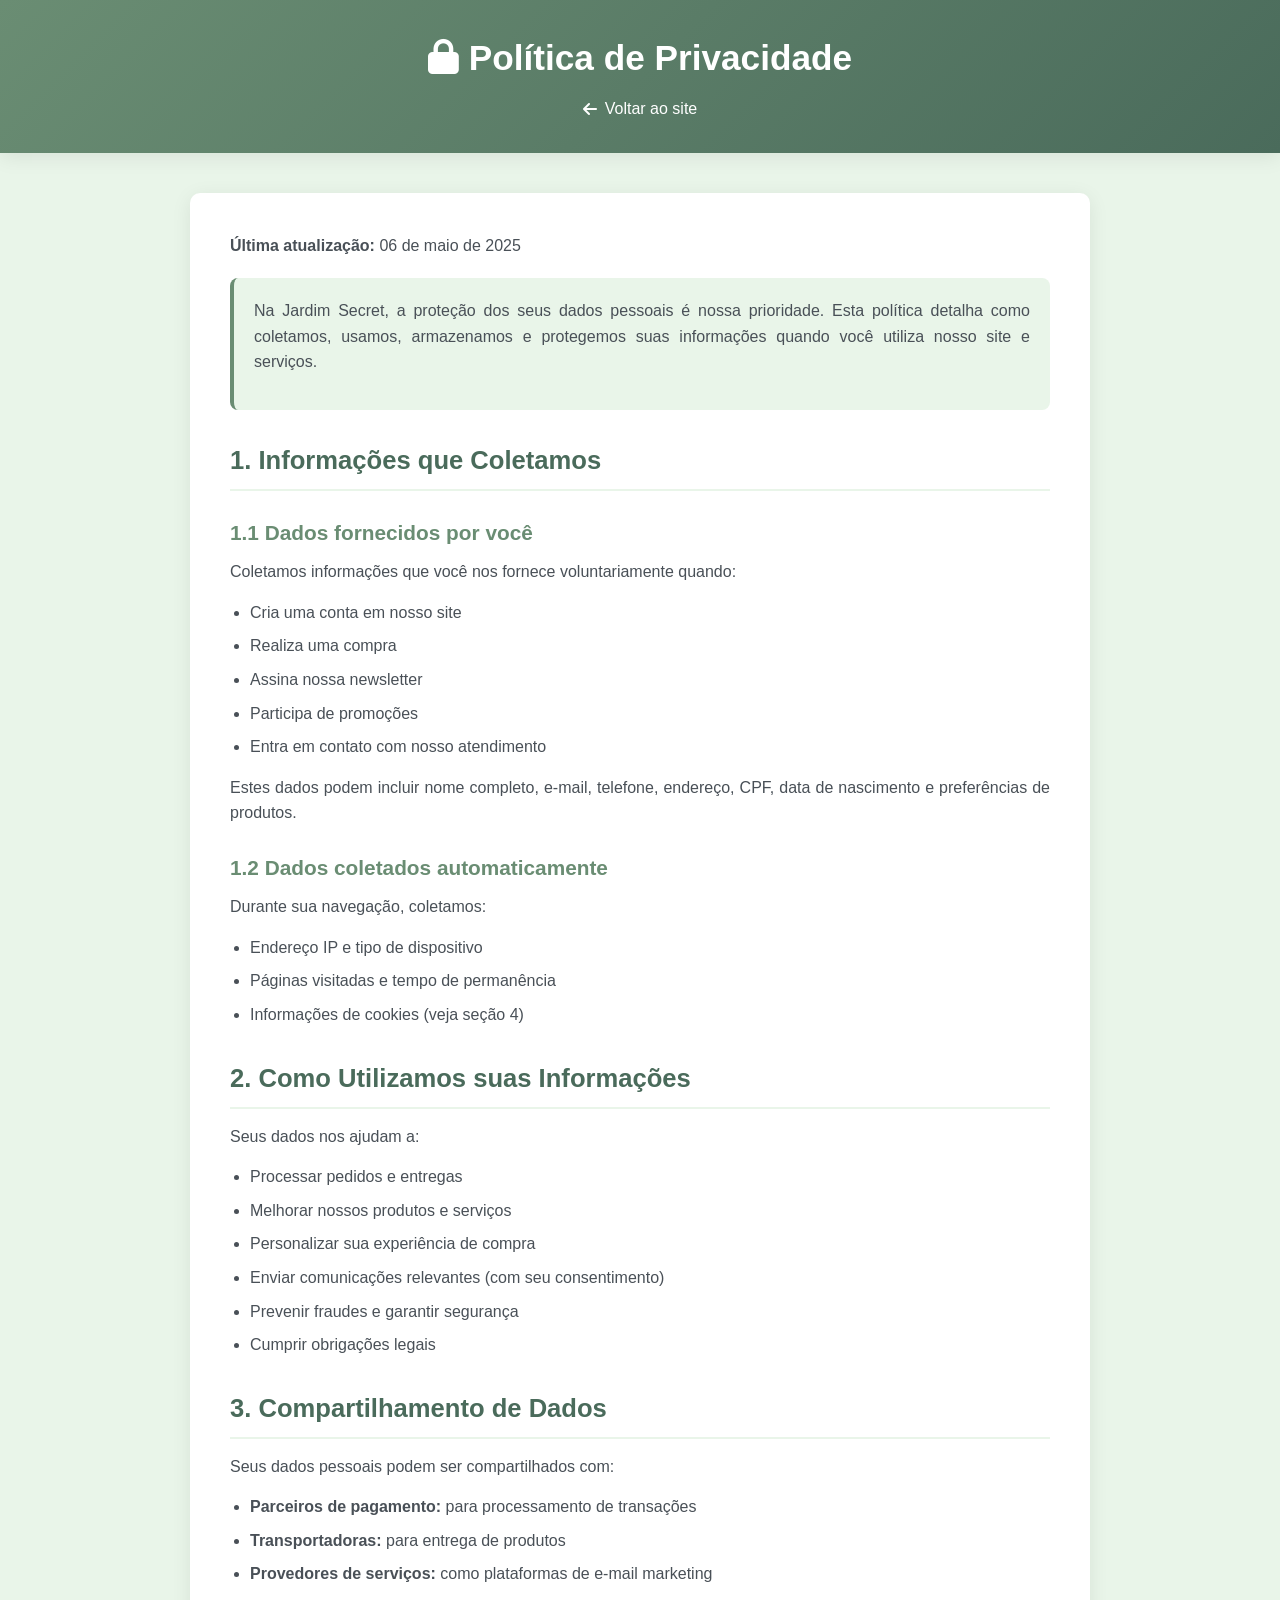
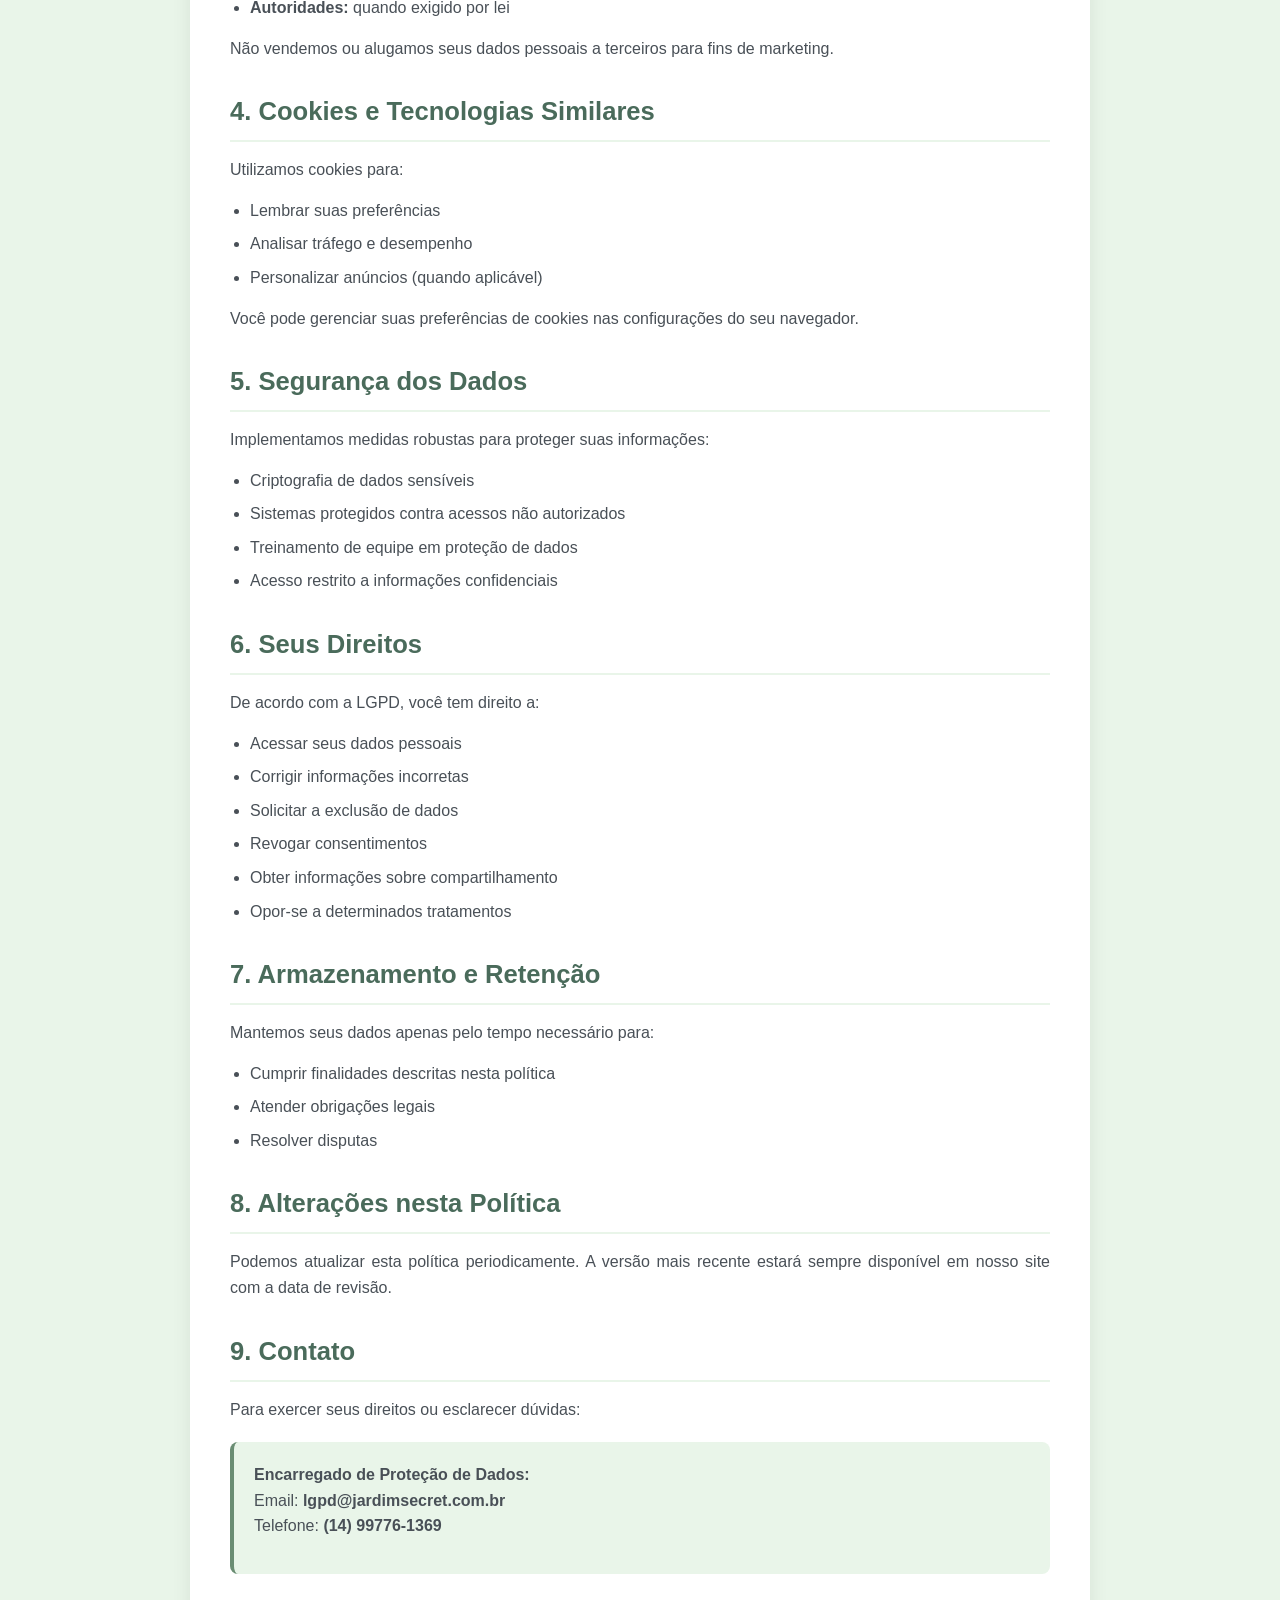
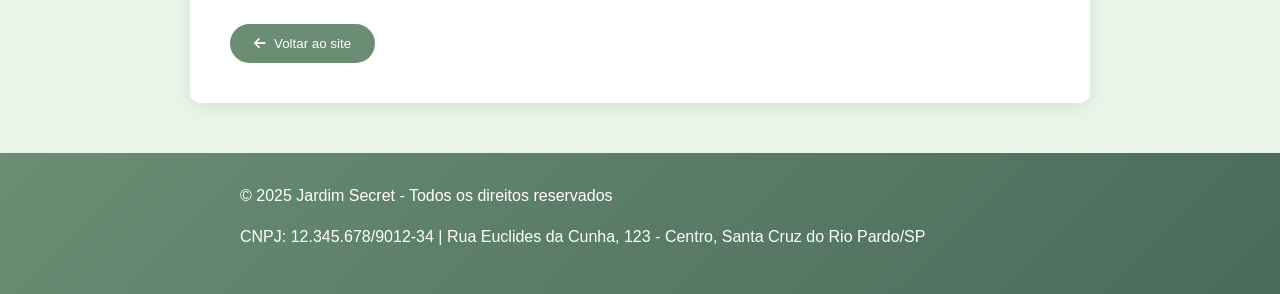
<file: termos/politica.html>
<!DOCTYPE html>
<html lang="pt-BR">
<head>
    <meta charset="UTF-8">
    <meta name="viewport" content="width=device-width, initial-scale=1.0">
    <title>Política de Privacidade | Jardim Secret</title>
    <link href="https://cdnjs.cloudflare.com/ajax/libs/font-awesome/6.4.0/css/all.min.css" rel="stylesheet">
    <style>
        :root {
            --verde-primario: #6a8d73;
            --verde-secundario: #4a6b5b;
            --verde-claro: #e9f5e9;
            --branco: #ffffff;
            --cinza-claro: #f8f9fa;
            --cinza-medio: #e9ecef;
            --cinza-escuro: #495057;
            --destaque: #7b4c58;
            --sombra: 0 4px 20px rgba(0, 0, 0, 0.08);
            --transicao: all 0.3s ease;
        }

        * {
            margin: 0;
            padding: 0;
            box-sizing: border-box;
        }

        body {
            font-family: 'Segoe UI', Tahoma, Geneva, Verdana, sans-serif;
            background-color: var(--verde-claro);
            color: var(--cinza-escuro);
            line-height: 1.6;
        }

        header {
            background: linear-gradient(135deg, var(--verde-primario), var(--verde-secundario));
            color: var(--branco);
            padding: 30px 10%;
            text-align: center;
            box-shadow: var(--sombra);
        }

        header h1 {
            font-size: 2.2rem;
            margin-bottom: 10px;
        }

        header a {
            color: var(--branco);
            text-decoration: none;
            font-weight: 500;
            display: inline-flex;
            align-items: center;
            gap: 8px;
            transition: var(--transicao);
        }

        header a:hover {
            color: var(--verde-claro);
            transform: translateX(-3px);
        }

        .container {
            max-width: 900px;
            margin: 40px auto;
            padding: 0 20px;
            background: var(--branco);
            border-radius: 10px;
            box-shadow: var(--sombra);
            padding: 40px;
        }

        h2 {
            color: var(--verde-secundario);
            margin: 30px 0 15px;
            font-size: 1.6rem;
            border-bottom: 2px solid var(--verde-claro);
            padding-bottom: 8px;
        }

        h3 {
            color: var(--verde-primario);
            margin: 25px 0 10px;
            font-size: 1.3rem;
        }

        p, ul {
            margin-bottom: 15px;
            text-align: justify;
        }

        ul {
            padding-left: 20px;
        }

        li {
            margin-bottom: 8px;
        }

        .highlight {
            background-color: var(--verde-claro);
            padding: 20px;
            border-radius: 8px;
            margin: 20px 0;
            border-left: 4px solid var(--verde-primario);
        }

        .back-btn {
            display: inline-flex;
            align-items: center;
            gap: 8px;
            margin-top: 30px;
            padding: 12px 24px;
            background: var(--verde-primario);
            color: var(--branco);
            border-radius: 30px;
            text-decoration: none;
            font-weight: 500;
            transition: var(--transicao);
            border: none;
            cursor: pointer;
        }

        .back-btn:hover {
            background: var(--verde-secundario);
            transform: translateY(-2px);
            box-shadow: 0 4px 12px rgba(106, 141, 115, 0.3);
        }

        footer {
            background: linear-gradient(135deg, var(--verde-primario), var(--verde-secundario));
            color: var(--branco);
            text-align: center;
            padding: 30px 10%;
            margin-top: 50px;
        }

        .footer-content {
            max-width: 800px;
            margin: 0 auto;
        }

        @media (max-width: 768px) {
            .container {
                padding: 30px 20px;
                margin: 20px 10px;
            }
            
            header h1 {
                font-size: 1.8rem;
            }
        }
    </style>
</head>
<body>
    <header>
        <h1><i class="fas fa-lock"></i> Política de Privacidade</h1>
        <a href="index.html"><i class="fas fa-arrow-left"></i> Voltar ao site</a>
    </header>

    <div class="container">
        <p><strong>Última atualização:</strong> 06 de maio de 2025</p>

        <div class="highlight">
            <p>Na Jardim Secret, a proteção dos seus dados pessoais é nossa prioridade. Esta política detalha como coletamos, usamos, armazenamos e protegemos suas informações quando você utiliza nosso site e serviços.</p>
        </div>

        <h2>1. Informações que Coletamos</h2>
        <h3>1.1 Dados fornecidos por você</h3>
        <p>Coletamos informações que você nos fornece voluntariamente quando:</p>
        <ul>
            <li>Cria uma conta em nosso site</li>
            <li>Realiza uma compra</li>
            <li>Assina nossa newsletter</li>
            <li>Participa de promoções</li>
            <li>Entra em contato com nosso atendimento</li>
        </ul>
        <p>Estes dados podem incluir nome completo, e-mail, telefone, endereço, CPF, data de nascimento e preferências de produtos.</p>

        <h3>1.2 Dados coletados automaticamente</h3>
        <p>Durante sua navegação, coletamos:</p>
        <ul>
            <li>Endereço IP e tipo de dispositivo</li>
            <li>Páginas visitadas e tempo de permanência</li>
            <li>Informações de cookies (veja seção 4)</li>
        </ul>

        <h2>2. Como Utilizamos suas Informações</h2>
        <p>Seus dados nos ajudam a:</p>
        <ul>
            <li>Processar pedidos e entregas</li>
            <li>Melhorar nossos produtos e serviços</li>
            <li>Personalizar sua experiência de compra</li>
            <li>Enviar comunicações relevantes (com seu consentimento)</li>
            <li>Prevenir fraudes e garantir segurança</li>
            <li>Cumprir obrigações legais</li>
        </ul>

        <h2>3. Compartilhamento de Dados</h2>
        <p>Seus dados pessoais podem ser compartilhados com:</p>
        <ul>
            <li><strong>Parceiros de pagamento:</strong> para processamento de transações</li>
            <li><strong>Transportadoras:</strong> para entrega de produtos</li>
            <li><strong>Provedores de serviços:</strong> como plataformas de e-mail marketing</li>
            <li><strong>Autoridades:</strong> quando exigido por lei</li>
        </ul>
        <p>Não vendemos ou alugamos seus dados pessoais a terceiros para fins de marketing.</p>

        <h2>4. Cookies e Tecnologias Similares</h2>
        <p>Utilizamos cookies para:</p>
        <ul>
            <li>Lembrar suas preferências</li>
            <li>Analisar tráfego e desempenho</li>
            <li>Personalizar anúncios (quando aplicável)</li>
        </ul>
        <p>Você pode gerenciar suas preferências de cookies nas configurações do seu navegador.</p>

        <h2>5. Segurança dos Dados</h2>
        <p>Implementamos medidas robustas para proteger suas informações:</p>
        <ul>
            <li>Criptografia de dados sensíveis</li>
            <li>Sistemas protegidos contra acessos não autorizados</li>
            <li>Treinamento de equipe em proteção de dados</li>
            <li>Acesso restrito a informações confidenciais</li>
        </ul>

        <h2>6. Seus Direitos</h2>
        <p>De acordo com a LGPD, você tem direito a:</p>
        <ul>
            <li>Acessar seus dados pessoais</li>
            <li>Corrigir informações incorretas</li>
            <li>Solicitar a exclusão de dados</li>
            <li>Revogar consentimentos</li>
            <li>Obter informações sobre compartilhamento</li>
            <li>Opor-se a determinados tratamentos</li>
        </ul>

        <h2>7. Armazenamento e Retenção</h2>
        <p>Mantemos seus dados apenas pelo tempo necessário para:</p>
        <ul>
            <li>Cumprir finalidades descritas nesta política</li>
            <li>Atender obrigações legais</li>
            <li>Resolver disputas</li>
        </ul>

        <h2>8. Alterações nesta Política</h2>
        <p>Podemos atualizar esta política periodicamente. A versão mais recente estará sempre disponível em nosso site com a data de revisão.</p>

        <h2>9. Contato</h2>
        <p>Para exercer seus direitos ou esclarecer dúvidas:</p>
        <div class="highlight">
            <p><strong>Encarregado de Proteção de Dados:</strong><br>
            Email: <strong>lgpd@jardimsecret.com.br</strong><br>
            Telefone: <strong>(14) 99776-1369</strong></p>
        </div>

        <button class="back-btn" onclick="history.back()">
            <i class="fas fa-arrow-left"></i> Voltar ao site
        </button>
    </div>

    <footer>
        <div class="footer-content">
            <p>© 2025 Jardim Secret - Todos os direitos reservados</p>
            <p>CNPJ: 12.345.678/9012-34 | Rua Euclides da Cunha, 123 - Centro, Santa Cruz do Rio Pardo/SP</p>
        </div>
    </footer>
</body>
</html>
</file>
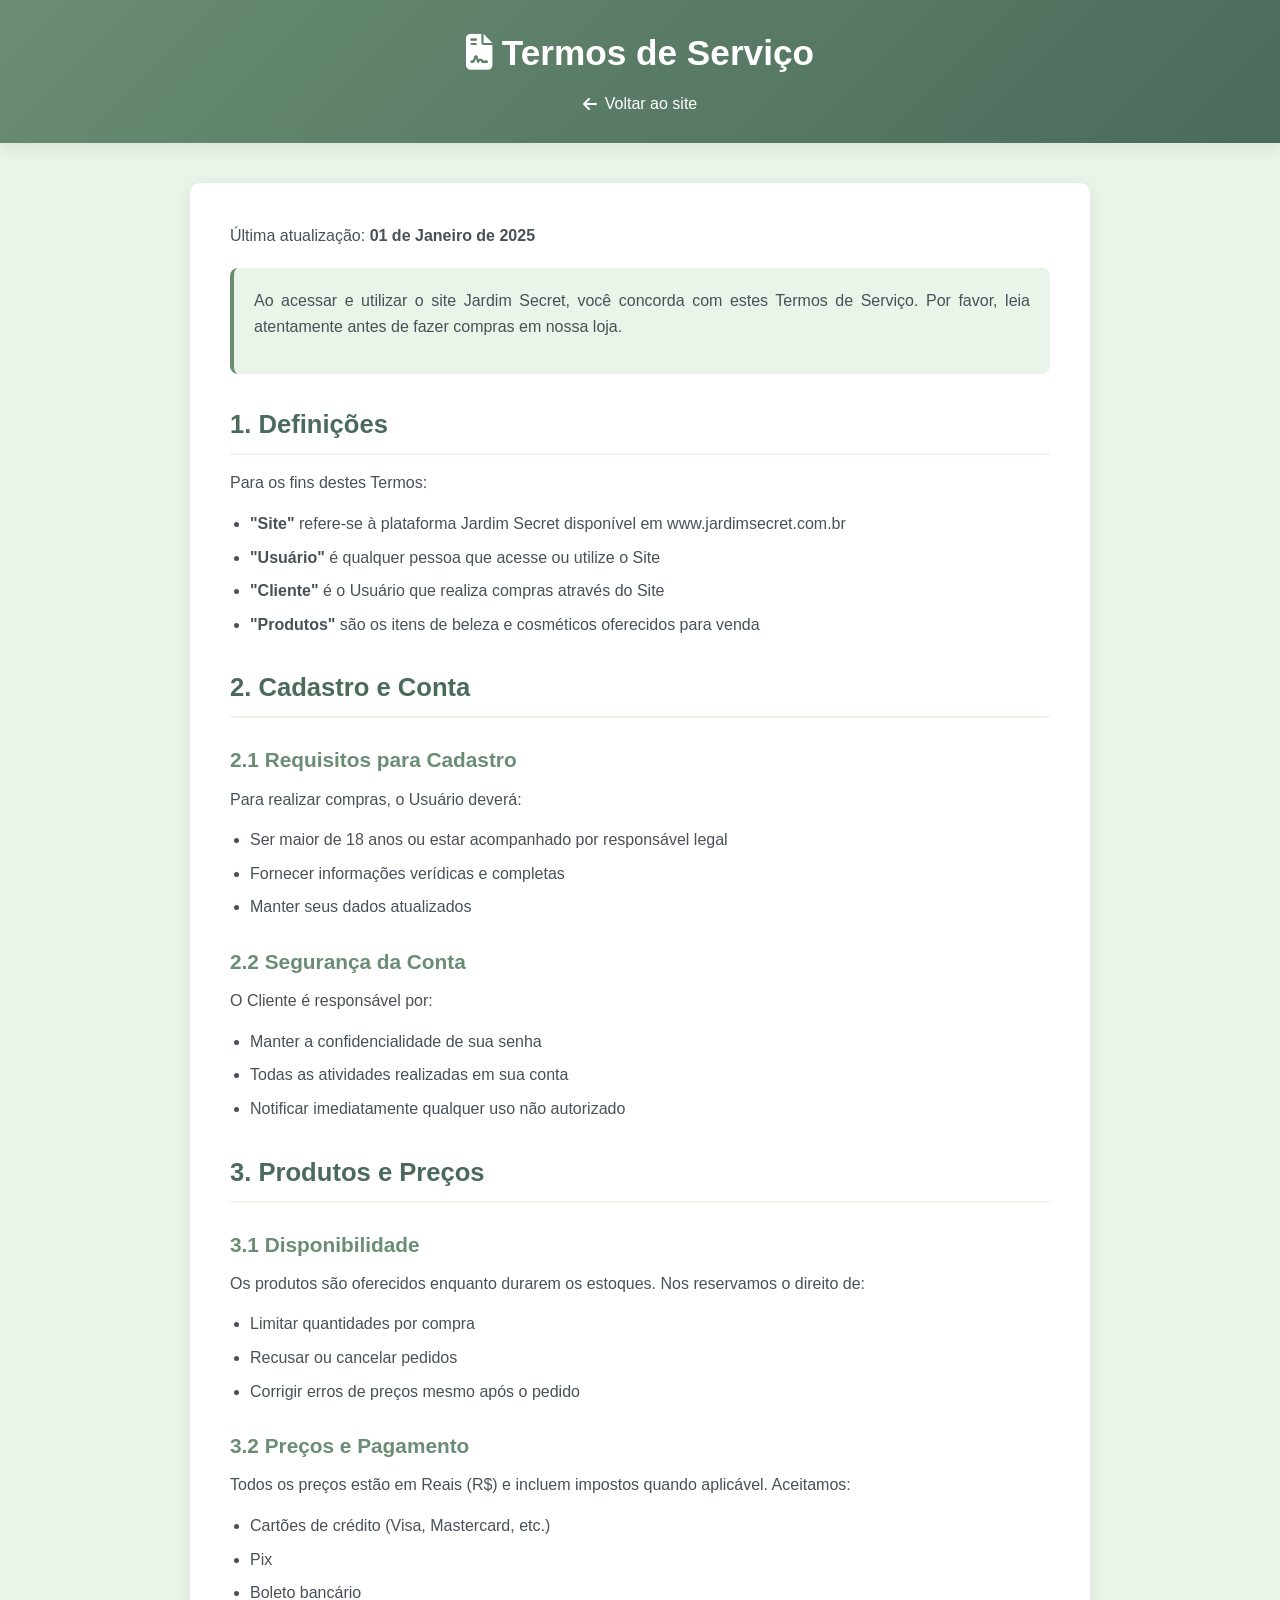
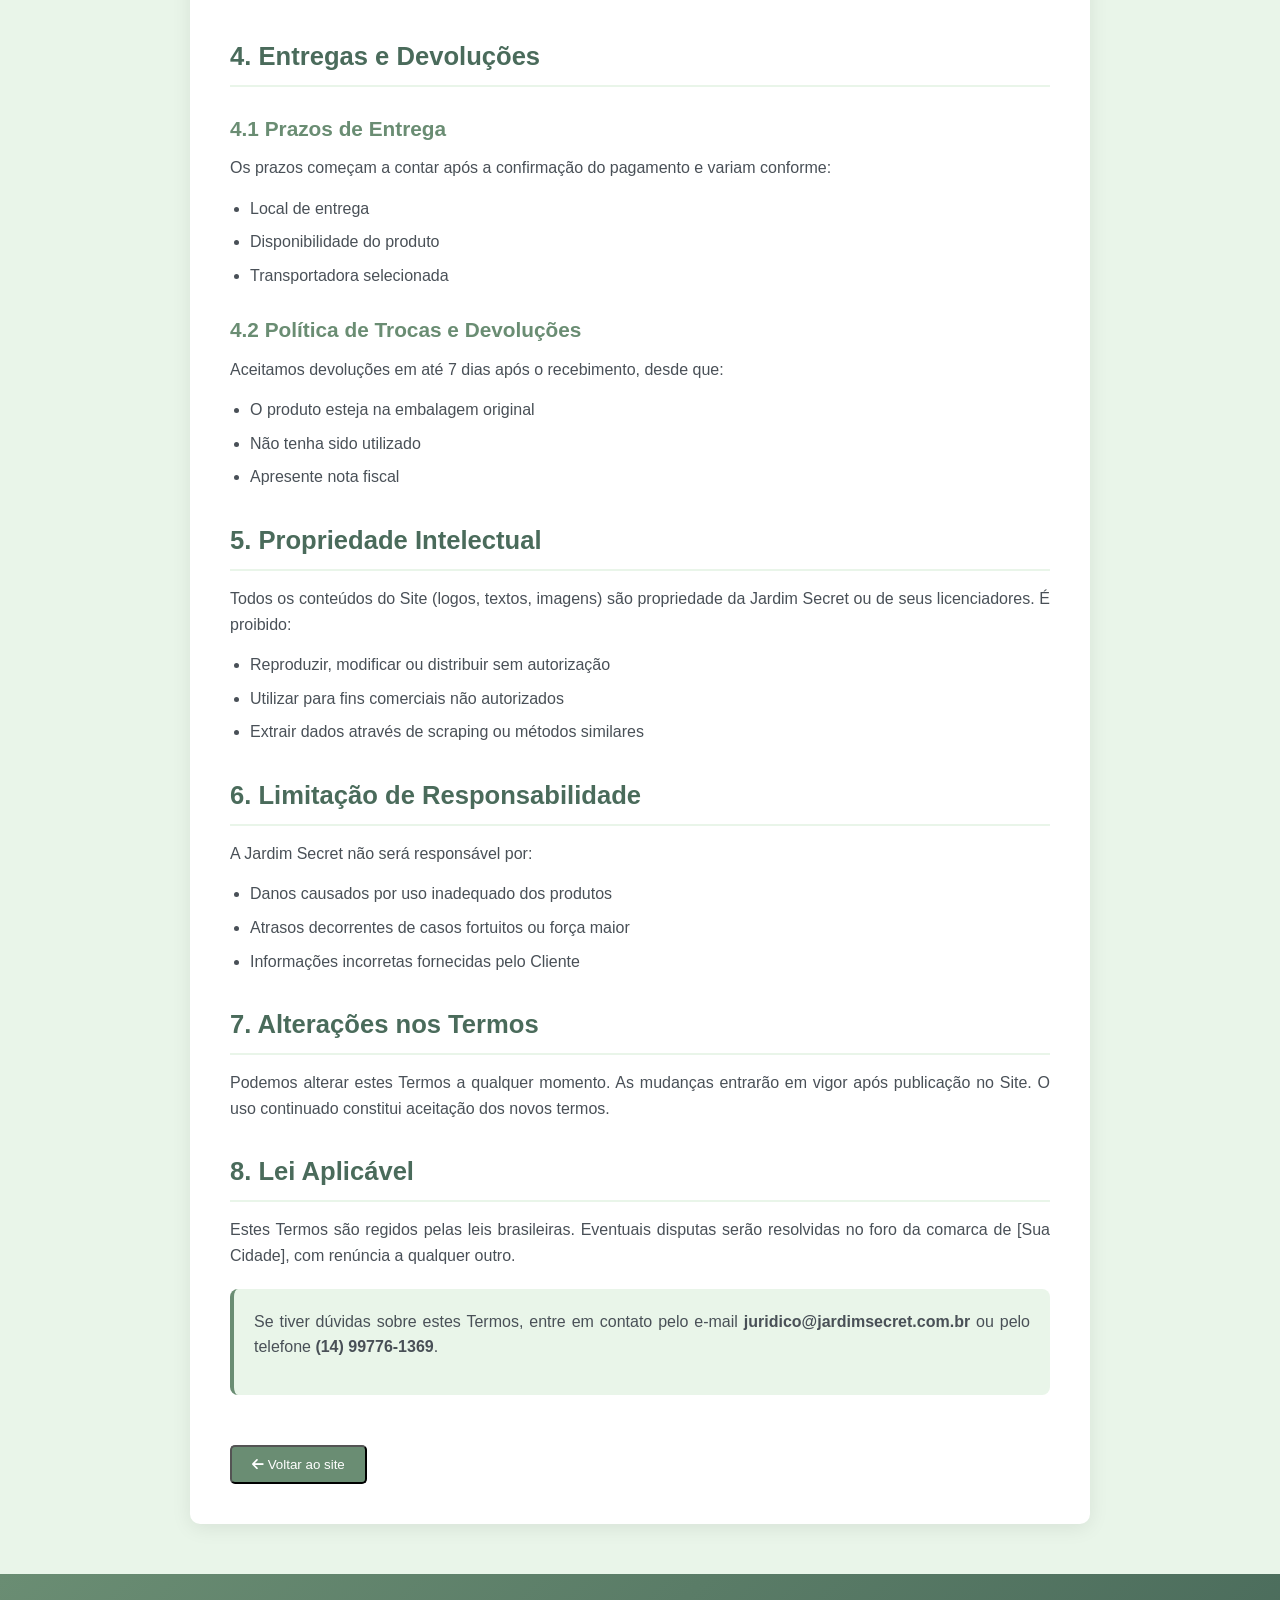
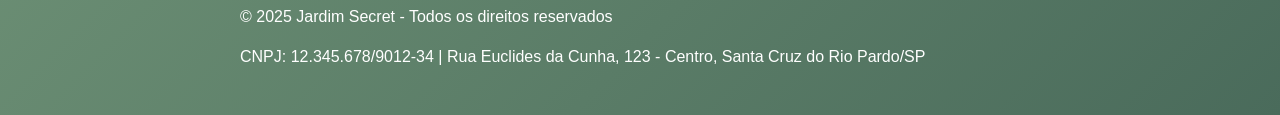
<file: termos/termos.html>
<!DOCTYPE html>
<html lang="pt-BR">
<head>
    <meta charset="UTF-8">
    <meta name="viewport" content="width=device-width, initial-scale=1.0">
    <title>Termos de Serviço | Jardim Secret</title>
    <link href="https://cdnjs.cloudflare.com/ajax/libs/font-awesome/6.4.0/css/all.min.css" rel="stylesheet">
    <style>
        :root {
            --verde-primario: #6a8d73;
            --verde-secundario: #4a6b5b;
            --verde-claro: #e9f5e9;
            --branco: #ffffff;
            --cinza-claro: #f8f9fa;
            --cinza-medio: #e9ecef;
            --cinza-escuro: #495057;
            --sombra: 0 4px 20px rgba(0, 0, 0, 0.08);
            --transicao: all 0.3s ease;
        }

        * {
            margin: 0;
            padding: 0;
            box-sizing: border-box;
        }

        body {
            font-family: 'Segoe UI', Tahoma, Geneva, Verdana, sans-serif;
            background-color: var(--verde-claro);
            color: var(--cinza-escuro);
            line-height: 1.6;
        }

        header {
            background: linear-gradient(135deg, var(--verde-primario), var(--verde-secundario));
            color: var(--branco);
            padding: 25px 10%;
            box-shadow: var(--sombra);
            text-align: center;
        }

        header h1 {
            font-size: 2.2rem;
            margin-bottom: 10px;
        }

        header a {
            color: var(--branco);
            text-decoration: none;
            font-weight: 500;
            display: inline-flex;
            align-items: center;
            gap: 8px;
            transition: var(--transicao);
        }

        header a:hover {
            color: var(--verde-claro);
            transform: translateX(-3px);
        }

        .container {
            max-width: 900px;
            margin: 40px auto;
            padding: 0 20px;
            background: var(--branco);
            border-radius: 10px;
            box-shadow: var(--sombra);
            padding: 40px;
        }

        h2 {
            color: var(--verde-secundario);
            margin: 30px 0 15px;
            font-size: 1.6rem;
            border-bottom: 2px solid var(--verde-claro);
            padding-bottom: 8px;
        }

        h3 {
            color: var(--verde-primario);
            margin: 25px 0 10px;
            font-size: 1.3rem;
        }

        p, ul {
            margin-bottom: 15px;
            text-align: justify;
        }

        ul {
            padding-left: 20px;
        }

        li {
            margin-bottom: 8px;
        }

        .highlight {
            background-color: var(--verde-claro);
            padding: 20px;
            border-radius: 8px;
            margin: 20px 0;
            border-left: 4px solid var(--verde-primario);
        }

        .back-btn {
            display: inline-block;
            margin-top: 30px;
            padding: 10px 20px;
            background: var(--verde-primario);
            color: var(--branco);
            border-radius: 5px;
            text-decoration: none;
            transition: var(--transicao);
        }

        .back-btn:hover {
            background: var(--verde-secundario);
            transform: translateY(-2px);
        }

        footer {
            background: linear-gradient(135deg, var(--verde-primario), var(--verde-secundario));
            color: var(--branco);
            text-align: center;
            padding: 30px 10%;
            margin-top: 50px;
        }

        .footer-content {
            max-width: 800px;
            margin: 0 auto;
        }

        @media (max-width: 768px) {
            .container {
                padding: 30px 20px;
                margin: 20px 10px;
            }
            
            header h1 {
                font-size: 1.8rem;
            }
        }
    </style>
</head>
<body>
    <header>
        <h1><i class="fas fa-file-contract"></i> Termos de Serviço</h1>
        <a href="index.html"><i class="fas fa-arrow-left"></i> Voltar ao site</a>
    </header>

    <div class="container">
        <p>Última atualização: <strong>01 de Janeiro de 2025</strong></p>

        <div class="highlight">
            <p>Ao acessar e utilizar o site Jardim Secret, você concorda com estes Termos de Serviço. Por favor, leia atentamente antes de fazer compras em nossa loja.</p>
        </div>

        <h2>1. Definições</h2>
        <p>Para os fins destes Termos:</p>
        <ul>
            <li><strong>"Site"</strong> refere-se à plataforma Jardim Secret disponível em www.jardimsecret.com.br</li>
            <li><strong>"Usuário"</strong> é qualquer pessoa que acesse ou utilize o Site</li>
            <li><strong>"Cliente"</strong> é o Usuário que realiza compras através do Site</li>
            <li><strong>"Produtos"</strong> são os itens de beleza e cosméticos oferecidos para venda</li>
        </ul>

        <h2>2. Cadastro e Conta</h2>
        <h3>2.1 Requisitos para Cadastro</h3>
        <p>Para realizar compras, o Usuário deverá:</p>
        <ul>
            <li>Ser maior de 18 anos ou estar acompanhado por responsável legal</li>
            <li>Fornecer informações verídicas e completas</li>
            <li>Manter seus dados atualizados</li>
        </ul>

        <h3>2.2 Segurança da Conta</h3>
        <p>O Cliente é responsável por:</p>
        <ul>
            <li>Manter a confidencialidade de sua senha</li>
            <li>Todas as atividades realizadas em sua conta</li>
            <li>Notificar imediatamente qualquer uso não autorizado</li>
        </ul>

        <h2>3. Produtos e Preços</h2>
        <h3>3.1 Disponibilidade</h3>
        <p>Os produtos são oferecidos enquanto durarem os estoques. Nos reservamos o direito de:</p>
        <ul>
            <li>Limitar quantidades por compra</li>
            <li>Recusar ou cancelar pedidos</li>
            <li>Corrigir erros de preços mesmo após o pedido</li>
        </ul>

        <h3>3.2 Preços e Pagamento</h3>
        <p>Todos os preços estão em Reais (R$) e incluem impostos quando aplicável. Aceitamos:</p>
        <ul>
            <li>Cartões de crédito (Visa, Mastercard, etc.)</li>
            <li>Pix</li>
            <li>Boleto bancário</li>
        </ul>

        <h2>4. Entregas e Devoluções</h2>
        <h3>4.1 Prazos de Entrega</h3>
        <p>Os prazos começam a contar após a confirmação do pagamento e variam conforme:</p>
        <ul>
            <li>Local de entrega</li>
            <li>Disponibilidade do produto</li>
            <li>Transportadora selecionada</li>
        </ul>

        <h3>4.2 Política de Trocas e Devoluções</h3>
        <p>Aceitamos devoluções em até 7 dias após o recebimento, desde que:</p>
        <ul>
            <li>O produto esteja na embalagem original</li>
            <li>Não tenha sido utilizado</li>
            <li>Apresente nota fiscal</li>
        </ul>

        <h2>5. Propriedade Intelectual</h2>
        <p>Todos os conteúdos do Site (logos, textos, imagens) são propriedade da Jardim Secret ou de seus licenciadores. É proibido:</p>
        <ul>
            <li>Reproduzir, modificar ou distribuir sem autorização</li>
            <li>Utilizar para fins comerciais não autorizados</li>
            <li>Extrair dados através de scraping ou métodos similares</li>
        </ul>

        <h2>6. Limitação de Responsabilidade</h2>
        <p>A Jardim Secret não será responsável por:</p>
        <ul>
            <li>Danos causados por uso inadequado dos produtos</li>
            <li>Atrasos decorrentes de casos fortuitos ou força maior</li>
            <li>Informações incorretas fornecidas pelo Cliente</li>
        </ul>

        <h2>7. Alterações nos Termos</h2>
        <p>Podemos alterar estes Termos a qualquer momento. As mudanças entrarão em vigor após publicação no Site. O uso continuado constitui aceitação dos novos termos.</p>

        <h2>8. Lei Aplicável</h2>
        <p>Estes Termos são regidos pelas leis brasileiras. Eventuais disputas serão resolvidas no foro da comarca de [Sua Cidade], com renúncia a qualquer outro.</p>

        <div class="highlight">
            <p>Se tiver dúvidas sobre estes Termos, entre em contato pelo e-mail <strong>juridico@jardimsecret.com.br</strong> ou pelo telefone <strong>(14) 99776-1369</strong>.</p>
        </div>

        <button class="back-btn" onclick="history.back()" ><i class="fas fa-arrow-left"></i> Voltar ao site </button>
    </div>

    <footer>
        <div class="footer-content">
            <p>© 2025 Jardim Secret - Todos os direitos reservados</p>
            <p>CNPJ: 12.345.678/9012-34 | Rua Euclides da Cunha, 123 - Centro, Santa Cruz do Rio Pardo/SP</p>
        </div>
    </footer>
</body>
</html>
</file>
